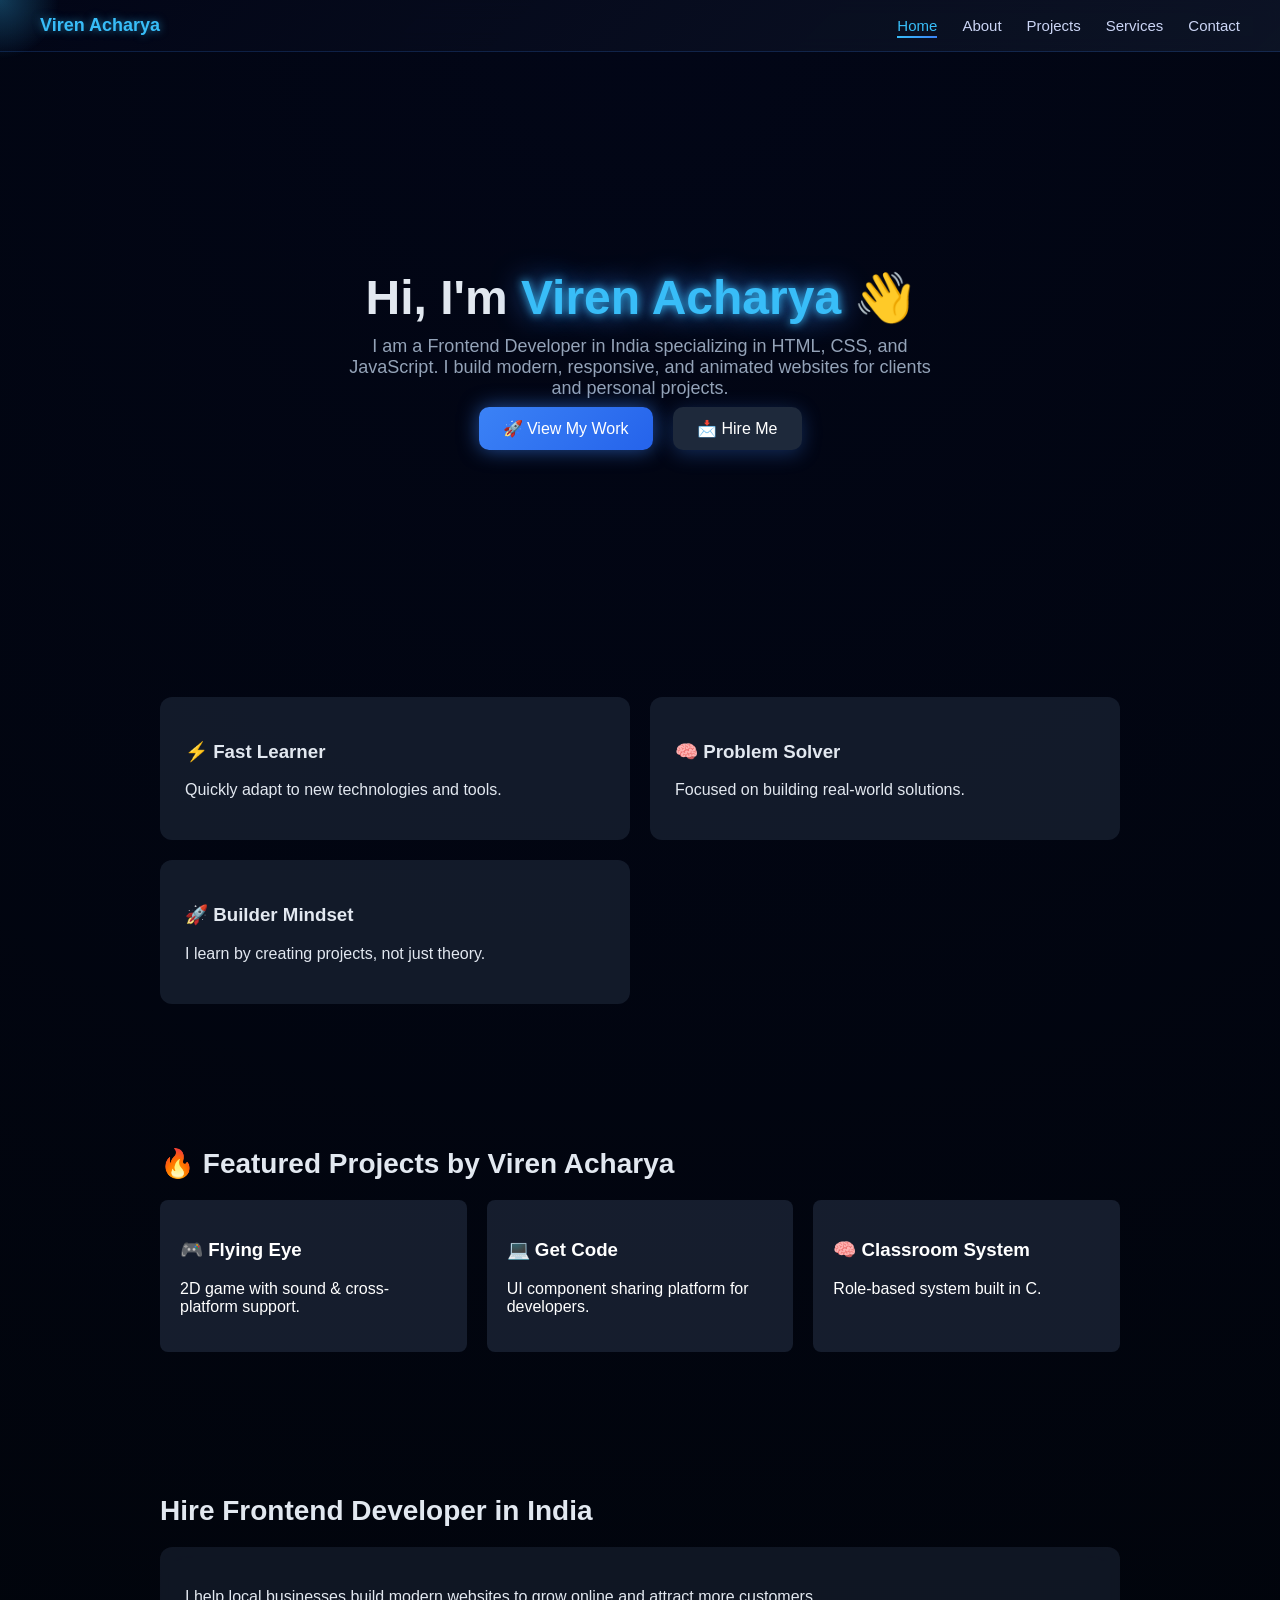
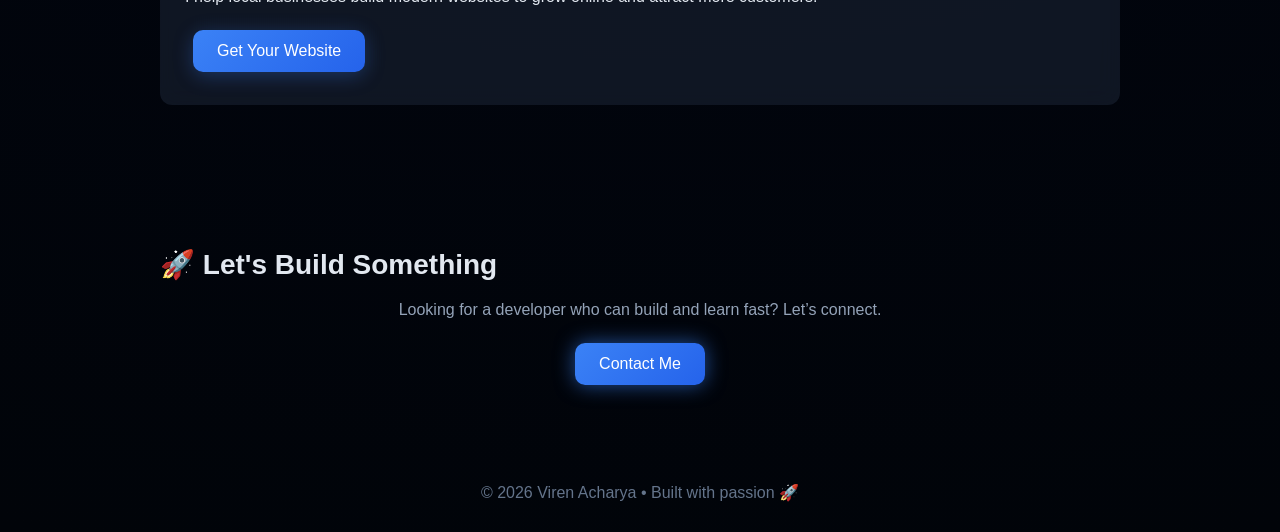
<file: index.html>
<!DOCTYPE html>
<html lang="en">
<head>
  <meta charset="UTF-8">
  <meta name="viewport" content="width=device-width, initial-scale=1.0">



  <link rel="icon" type="image/png" href="images/favicon.png">




  <!-- SEO TITLE -->
  <title>Viren Acharya | Frontend Developer India | Portfolio & Freelance Web Developer</title>

  <!-- SEO DESCRIPTION -->
  <meta name="description" content="Viren Acharya is a Frontend Developer in India specializing in HTML, CSS, JavaScript. Explore portfolio projects and hire for modern, responsive websites and web development services.">

  <!-- SEO KEYWORDS -->
  <meta name="keywords" content="Viren Acharya, frontend developer India, hire frontend developer, freelance web developer India, portfolio website, HTML CSS JavaScript developer, web developer India">

  <!-- AUTHOR -->
  <meta name="author" content="Viren Acharya">

  <link rel="sitemap" type="application/xml" title="Sitemap" href="/sitemap.xml">
  

  <!-- OPEN GRAPH (for WhatsApp / LinkedIn sharing) -->
  <meta property="og:title" content="Viren Acharya | Frontend Developer Portfolio">
<meta property="og:description" content="Explore projects and hire Viren Acharya for frontend development and modern website design.">
<meta property="og:type" content="website">


  <link rel="stylesheet" href="style.css">
</head>

<body>

<!-- NAV -->
<nav class="nav">

  <div class="logo">Viren Acharya</div>

  <!-- NEW: Hamburger -->
  <div class="hamburger" id="hamburger">
    <span></span>
    <span></span>
    <span></span>
  </div>

  <ul id="nav-links">
    <li><a href="index.html" class="active">Home</a></li>
    <li><a href="about.html">About</a></li>
    <li><a href="projects.html">Projects</a></li>
    <li><a href="services.html">Services</a></li>
    <li><a href="contact.html">Contact</a></li>
  </ul>
</nav>

<!-- HERO -->
<section class="hero main-hero">
  <div class="hero-content">
    <h1>
      Hi, I'm <span class="glow">Viren Acharya</span> 👋
    </h1>

   <p class="hero-sub">
      I am a Frontend Developer in India specializing in HTML, CSS, and JavaScript.
      I build modern, responsive, and animated websites for clients and personal projects.
    </p>

    <div class="buttons">
      <a href="projects.html" class="btn glow-btn">🚀 View My Work</a>
      <a href="contact.html" class="btn secondary">📩 Hire Me</a>
    </div>
  </div>
</section>

<!-- VALUE STRIP -->
<section class="section show">
  <div class="feature-grid">

    <div class="feature-card">
      <h3>⚡ Fast Learner</h3>
      <p>Quickly adapt to new technologies and tools.</p>
    </div>

    <div class="feature-card">
      <h3>🧠 Problem Solver</h3>
      <p>Focused on building real-world solutions.</p>
    </div>

    <div class="feature-card">
      <h3>🚀 Builder Mindset</h3>
      <p>I learn by creating projects, not just theory.</p>
    </div>

  </div>
</section>

<!-- FEATURED PROJECTS -->
<section class="section">
  <h2>🔥 Featured Projects by Viren Acharya</h2>

  <div class="project-grid">

    <a href="project-flying-eye.html" class="project-card">
      <h3>🎮 Flying Eye</h3>
      <p>2D game with sound & cross-platform support.</p>
    </a>

    <a href="project-ui.html" class="project-card">
      <h3>💻 Get Code</h3>
      <p>UI component sharing platform for developers.</p>
    </a>

    <a href="project-classroom.html" class="project-card">
      <h3>🧠 Classroom System</h3>
      <p>Role-based system built in C.</p>
    </a>

  </div>
</section>

<!-- SERVICES CTA -->
<section class="section">
  <h2>Hire Frontend Developer in India</h2>

  <div class="glass-card">
    <p>
      I help local businesses build modern websites to grow online 
      and attract more customers.
    </p>

    <a href="services.html" class="btn">Get Your Website</a>
  </div>
</section>

<!-- FINAL CTA -->
<section class="section">
  <h2>🚀 Let's Build Something</h2>

  <p style="text-align:center; color:#94a3b8;">
    Looking for a developer who can build and learn fast? Let’s connect.
  </p>

  <div style="text-align:center;">
    <a href="contact.html" class="btn glow-btn">Contact Me</a>
  </div>
</section>

<!-- FOOTER -->
<footer style="text-align:center;padding:30px;color:#64748b;">
  © 2026 Viren Acharya • Built with passion 🚀
</footer>
<script>
  document.addEventListener("DOMContentLoaded", () => {
  /* =====================================================
   CURSOR GLOW FOLLOW EFFECT 
===================================================== */

const cursorGlow = document.querySelector(".cursor-glow");

if (cursorGlow) {
  let mouseX = 0, mouseY = 0;
  let glowX = 0, glowY = 0;

  // Track mouse
  document.addEventListener("mousemove", (e) => {
    mouseX = e.clientX;
    mouseY = e.clientY;
  });

  // Smooth follow animation
  function animateGlow() {
    glowX += (mouseX - glowX) * 0.1;
    glowY += (mouseY - glowY) * 0.1;

    cursorGlow.style.left = glowX + "px";
    cursorGlow.style.top = glowY + "px";

    requestAnimationFrame(animateGlow);
  }

  animateGlow();
}
  const hamburger = document.getElementById("hamburger");
  const navLinks = document.getElementById("nav-links");

  if (hamburger && navLinks) {

  hamburger.addEventListener("click", () => {
    navLinks.classList.toggle("active");
    hamburger.classList.toggle("open"); 
  });

  document.querySelectorAll("#nav-links a").forEach(link => {
    link.addEventListener("click", () => {
      navLinks.classList.remove("active");
      hamburger.classList.remove("open"); 
    });
  });

}
});
</script>
<div class="cursor-glow"></div>
</body>
</html>
</file>
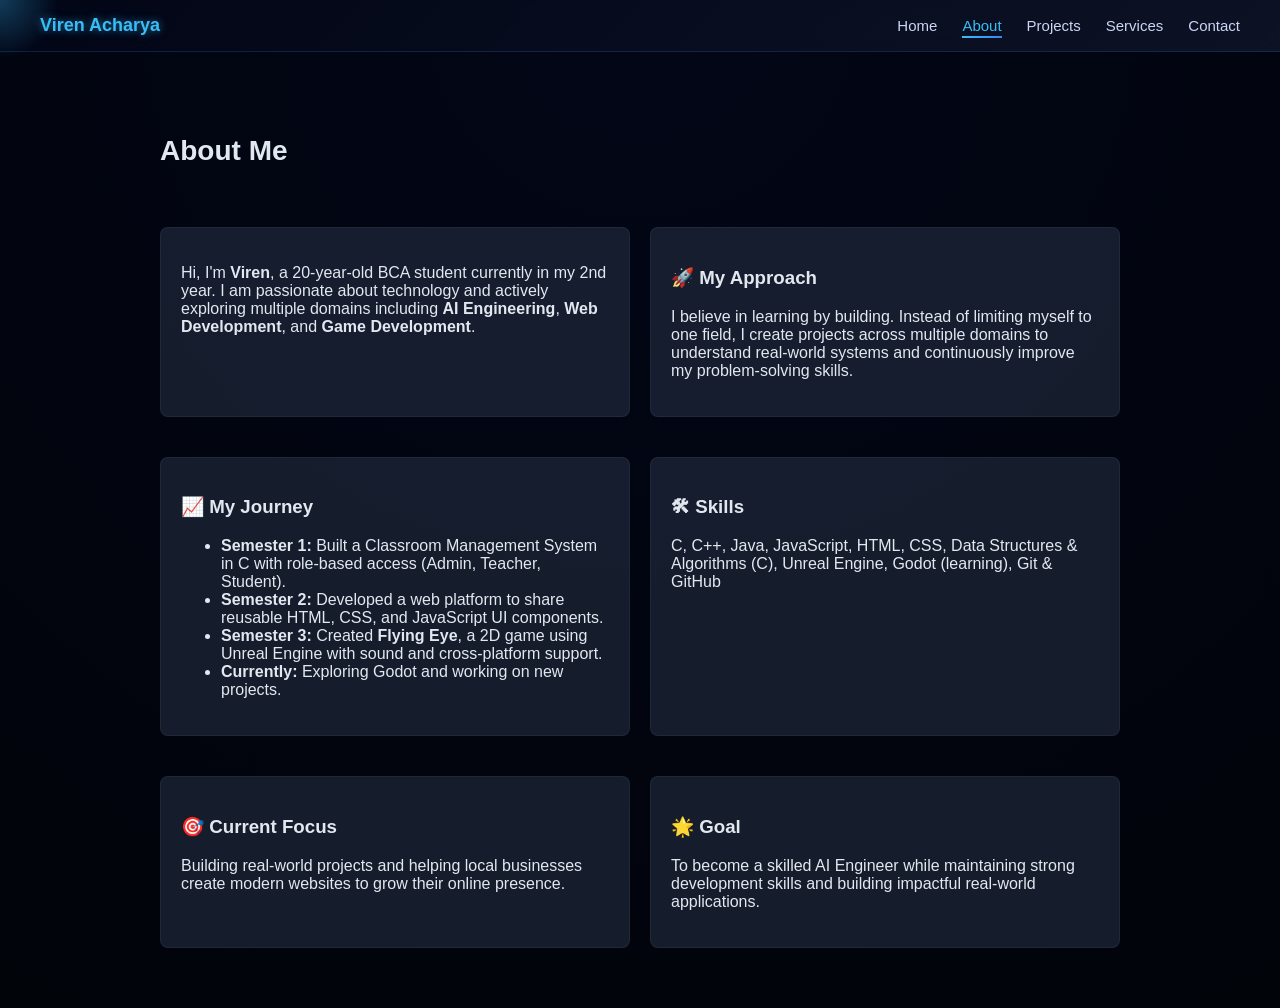
<file: about.html>
<!DOCTYPE html>
<html lang="en">
<head>
  <meta charset="UTF-8">
  <meta name="viewport" content="width=device-width, initial-scale=1.0">
  <title>About | Viren</title>
  <link rel="stylesheet" href="style.css">
</head>
<body>

<nav class="nav">
    <div class="logo">Viren Acharya</div>
    <!-- NEW: Hamburger -->
  <div class="hamburger" id="hamburger">
    <span></span>
    <span></span>
    <span></span>
  </div>
    <ul id="nav-links">
      <li><a href="index.html">Home</a></li>
      <li><a href="about.html" class="active">About</a></li>
      <li><a href="projects.html">Projects</a></li>
      <li><a href="services.html">Services</a></li>
      <li><a href="contact.html">Contact</a></li>
    </ul>
  </nav>


<section class="section about-page">
  <h2>About Me</h2>


 

  <div class="card">
    <p>
      Hi, I'm <strong>Viren</strong>, a 20-year-old BCA student currently in my 2nd year. I am passionate about technology and actively exploring multiple domains including <strong>AI Engineering</strong>, <strong>Web Development</strong>, and <strong>Game Development</strong>.
    </p>
  </div>

  <div class="card">
    <h3>🚀 My Approach</h3>
    <p>
      I believe in learning by building. Instead of limiting myself to one field, I create projects across multiple domains to understand real-world systems and continuously improve my problem-solving skills.
    </p>
  </div>

  <div class="card">
    <h3>📈 My Journey</h3>
    <ul>
      <li><strong>Semester 1:</strong> Built a Classroom Management System in C with role-based access (Admin, Teacher, Student).</li>
      <li><strong>Semester 2:</strong> Developed a web platform to share reusable HTML, CSS, and JavaScript UI components.</li>
      <li><strong>Semester 3:</strong> Created <strong>Flying Eye</strong>, a 2D game using Unreal Engine with sound and cross-platform support.</li>
      <li><strong>Currently:</strong> Exploring Godot and working on new projects.</li>
    </ul>
  </div>

  <div class="card">
    <h3>🛠 Skills</h3>
    <p>
      C, C++, Java, JavaScript, HTML, CSS, Data Structures & Algorithms (C), Unreal Engine, Godot (learning), Git & GitHub
    </p>
  </div>

  <div class="card">
    <h3>🎯 Current Focus</h3>
    <p>
      Building real-world projects and helping local businesses create modern websites to grow their online presence.
    </p>
  </div>

  <div class="card">
    <h3>🌟 Goal</h3>
    <p>
      To become a skilled AI Engineer while maintaining strong development skills and building impactful real-world applications.
    </p>
  </div>

</section>

<script>
  document.addEventListener("DOMContentLoaded", () => {
  /* =====================================================
   CURSOR GLOW FOLLOW EFFECT 
===================================================== */

const cursorGlow = document.querySelector(".cursor-glow");

if (cursorGlow) {
  let mouseX = 0, mouseY = 0;
  let glowX = 0, glowY = 0;

  // Track mouse
  document.addEventListener("mousemove", (e) => {
    mouseX = e.clientX;
    mouseY = e.clientY;
  });

  // Smooth follow animation
  function animateGlow() {
    glowX += (mouseX - glowX) * 0.1;
    glowY += (mouseY - glowY) * 0.1;

    cursorGlow.style.left = glowX + "px";
    cursorGlow.style.top = glowY + "px";

    requestAnimationFrame(animateGlow);
  }

  animateGlow();
}
  const hamburger = document.getElementById("hamburger");
  const navLinks = document.getElementById("nav-links");

 
  if (hamburger && navLinks) {

  hamburger.addEventListener("click", () => {
    navLinks.classList.toggle("active");
    hamburger.classList.toggle("open"); 
  });

  document.querySelectorAll("#nav-links a").forEach(link => {
    link.addEventListener("click", () => {
      navLinks.classList.remove("active");
      hamburger.classList.remove("open"); 
    });
  });

}
});
</script>
<div class="cursor-glow"></div>
</body>
</html>
</file>
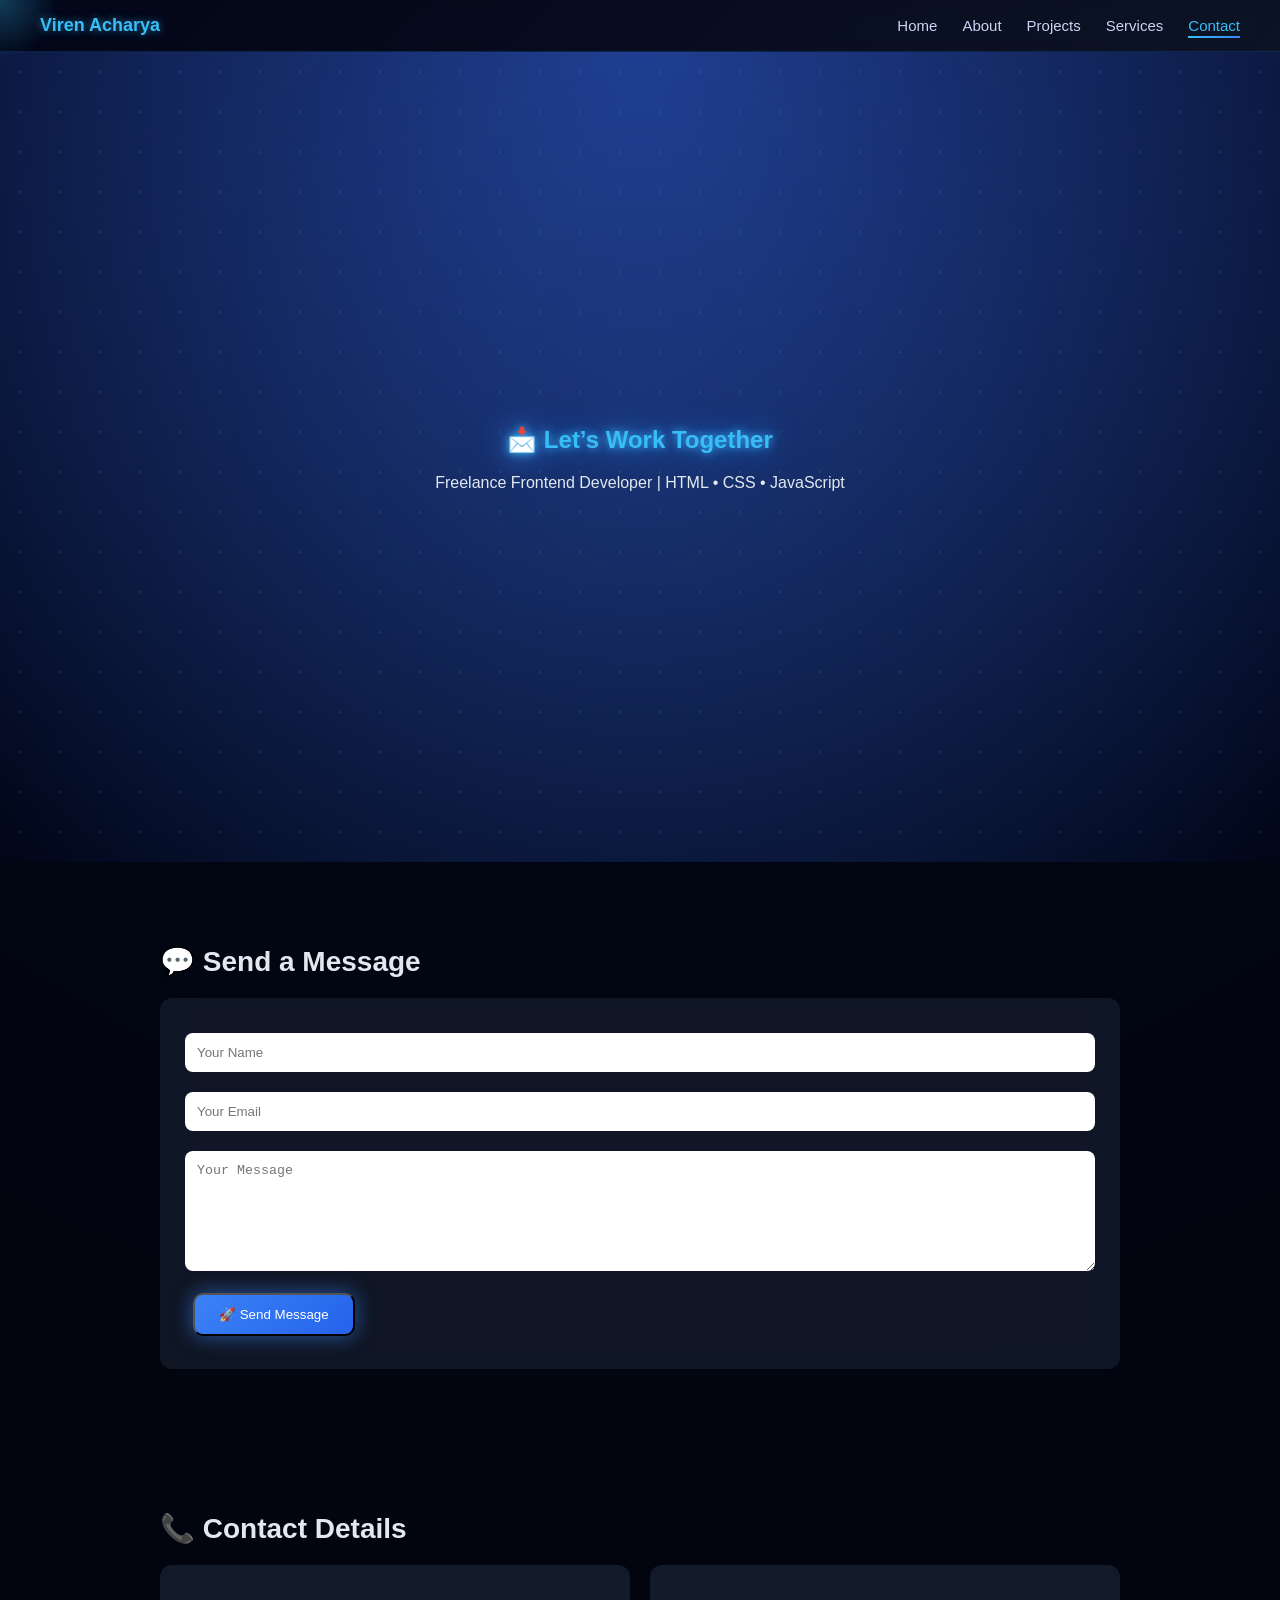
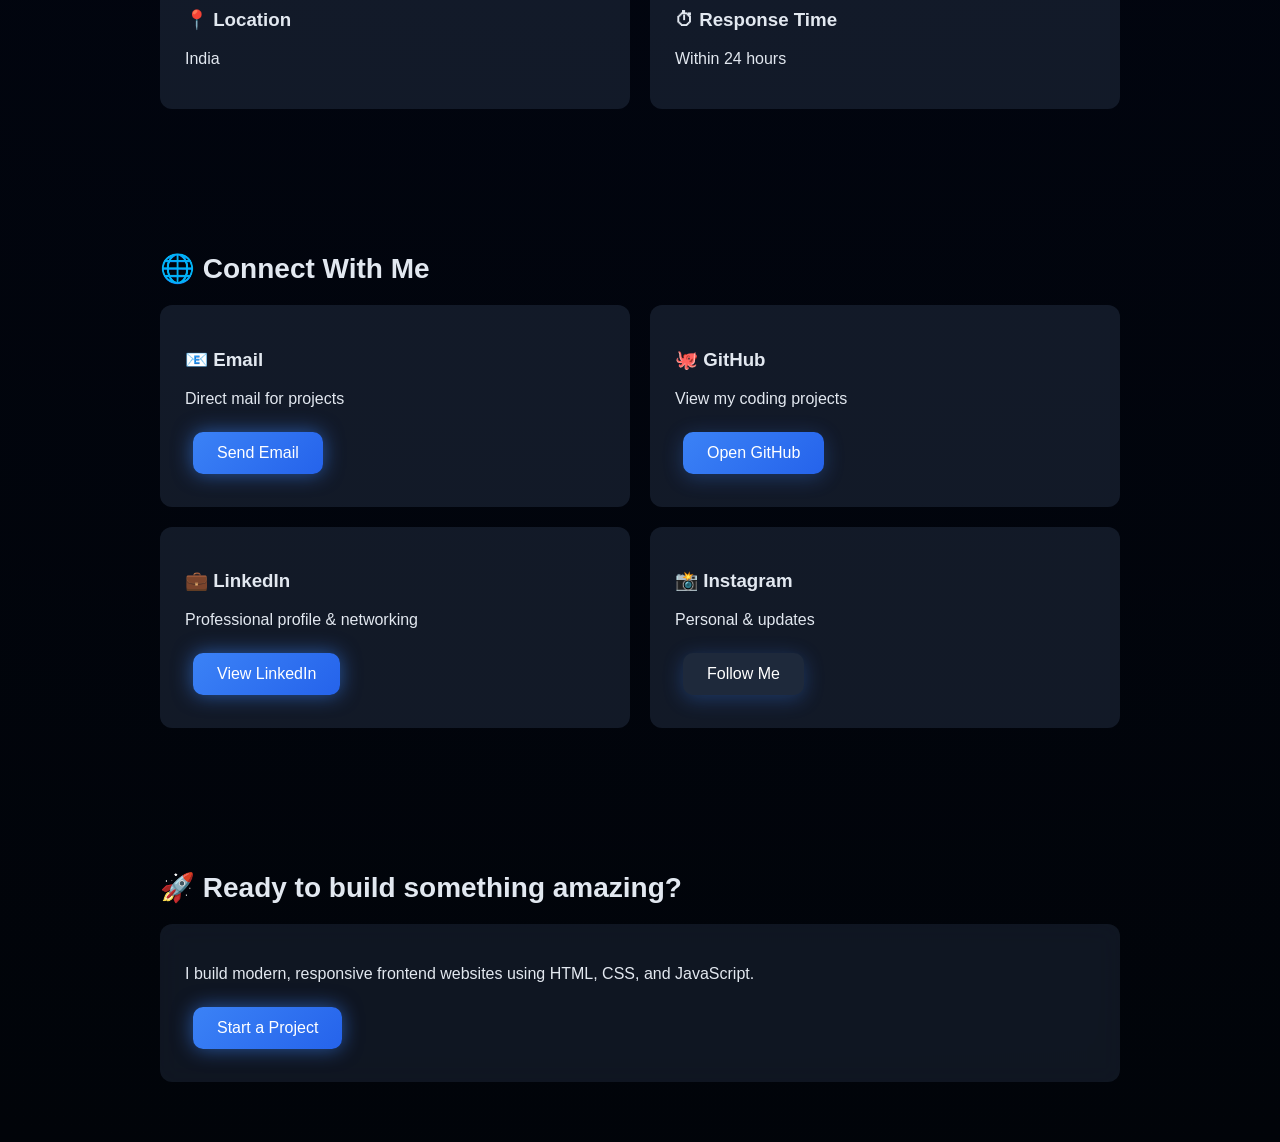
<file: contact.html>
<!DOCTYPE html>
<html lang="en">
<head>
  <meta charset="UTF-8">
  <meta name="viewport" content="width=device-width, initial-scale=1.0">
  <title>Contact | Viren Acharya</title>
  <link rel="stylesheet" href="style.css">
</head>

<body>

<!-- NAV -->
<nav class="nav">
  <div class="logo">Viren Acharya</div>
  <!-- NEW: Hamburger -->
  <div class="hamburger" id="hamburger">
    <span></span>
    <span></span>
    <span></span>
  </div>
  <ul id="nav-links">
    <li><a href="index.html">Home</a></li>
    <li><a href="about.html">About</a></li>
    <li><a href="projects.html">Projects</a></li>
    <li><a href="services.html">Services</a></li>
    <li><a href="contact.html" class="active">Contact</a></li>
  </ul>
</nav>

<!-- HERO -->
<section class="game-hero" id="hero">
  <div class="overlay"></div>
  <div class="particles"></div>

  <div class="hero-content">
    <h1 class="glow floating">📩 Let’s Work Together</h1>
    <p class="fade-in">Freelance Frontend Developer | HTML • CSS • JavaScript</p>
  </div>
</section>

<!-- CONTACT FORM -->
<section class="section hidden">
  <h2>💬 Send a Message</h2>

  <div class="glass-card">

    <form action="https://formsubmit.co/virenacharya99@gmail.com" method="POST">

      <!-- disable captcha -->
      <input type="hidden" name="_captcha" value="false">

      <!-- redirect after submit -->
      <input type="hidden" name="_next" value="https://virenacharya.github.io/viren-portfolio/contact.html">

      <!-- 🛡️ Honeypot (spam protection - hidden from users) -->
      <input type="text" name="_honey" style="display:none">

      <input type="text" name="name" placeholder="Your Name" required
        style="width:100%; padding:12px; margin:10px 0; border-radius:8px; border:none;">

      <input type="email" name="email" placeholder="Your Email" required
        style="width:100%; padding:12px; margin:10px 0; border-radius:8px; border:none;">

      <textarea name="message" placeholder="Your Message" required
        style="width:100%; padding:12px; margin:10px 0; border-radius:8px; border:none; height:120px;"></textarea>

      <button type="submit" class="btn glow-btn">🚀 Send Message</button>

    </form>

  </div>
</section>

<!-- CONTACT INFO -->
<section class="section hidden">
  <h2>📞 Contact Details</h2>

  <div class="feature-grid">
    
    <div class="feature-card">
      <h3>📍 Location</h3>
      <p>India</p>
    </div>

    <div class="feature-card">
      <h3>⏱ Response Time</h3>
      <p>Within 24 hours</p>
    </div>
  </div>
</section>



<!-- SOCIAL CONTACT LINKS -->
<section class="section hidden">
  <h2>🌐 Connect With Me</h2>

  <div class="feature-grid">

    <!-- EMAIL -->
    <div class="feature-card">
      <h3>📧 Email</h3>
      <p>Direct mail for projects</p>
      <a href="mailto:virenacharya99@gmail.com" class="btn glow-btn">Send Email</a>
    </div>

    <!-- GITHUB -->
    <div class="feature-card">
      <h3>🐙 GitHub</h3>
      <p>View my coding projects</p>
      <a href="https://github.com/virenacharya" target="_blank" class="btn">Open GitHub</a>
    </div>

    <!-- LINKEDIN -->
    <div class="feature-card">
      <h3>💼 LinkedIn</h3>
      <p>Professional profile & networking</p>
      <a href="https://linkedin.com/in/viren--acharya" target="_blank" class="btn glow-btn">View LinkedIn</a>
    </div>

    <!-- INSTAGRAM -->
    <div class="feature-card">
      <h3>📸 Instagram</h3>
      <p>Personal & updates</p>
      <a href="https://instagram.com/viren_acharya_" target="_blank" class="btn secondary">Follow Me</a>
    </div>

  </div>
</section>

<!-- CTA -->
<section class="section hidden">
  <h2>🚀 Ready to build something amazing?</h2>

  <div class="glass-card">
    <p>
      I build modern, responsive frontend websites using HTML, CSS, and JavaScript.
    </p>

    <a href="mailto:virenacharya99@gmail.com" class="btn glow-btn">Start a Project</a>
  </div>
</section>

<!-- CURSOR -->
<div class="cursor-glow"></div>

<script>
document.addEventListener("DOMContentLoaded", () => {

  /* ================= CURSOR GLOW ================= */
  const cursorGlow = document.querySelector(".cursor-glow");

  let mouseX = 0, mouseY = 0;
  let glowX = 0, glowY = 0;

  document.addEventListener("mousemove", (e) => {
    mouseX = e.clientX;
    mouseY = e.clientY;
  });

  function animateGlow() {
    glowX += (mouseX - glowX) * 0.1;
    glowY += (mouseY - glowY) * 0.1;

    cursorGlow.style.left = glowX + "px";
    cursorGlow.style.top = glowY + "px";

    requestAnimationFrame(animateGlow);
  }

  animateGlow();

  /* ================= SCROLL ANIMATION ================= */
  const observer = new IntersectionObserver(entries => {
    entries.forEach(entry => {
      if (entry.isIntersecting) {
        entry.target.classList.add("show");
      }
    });
  });

  document.querySelectorAll(".section").forEach(sec => {
    sec.classList.add("hidden");
    observer.observe(sec);
  });
  const hamburger = document.getElementById("hamburger");
  const navLinks = document.getElementById("nav-links");

 if (hamburger && navLinks) {

  hamburger.addEventListener("click", () => {
    navLinks.classList.toggle("active");
    hamburger.classList.toggle("open"); 
  });

  document.querySelectorAll("#nav-links a").forEach(link => {
    link.addEventListener("click", () => {
      navLinks.classList.remove("active");
      hamburger.classList.remove("open"); 
    });
  });

}
});
</script>

</body>
</html>
</file>
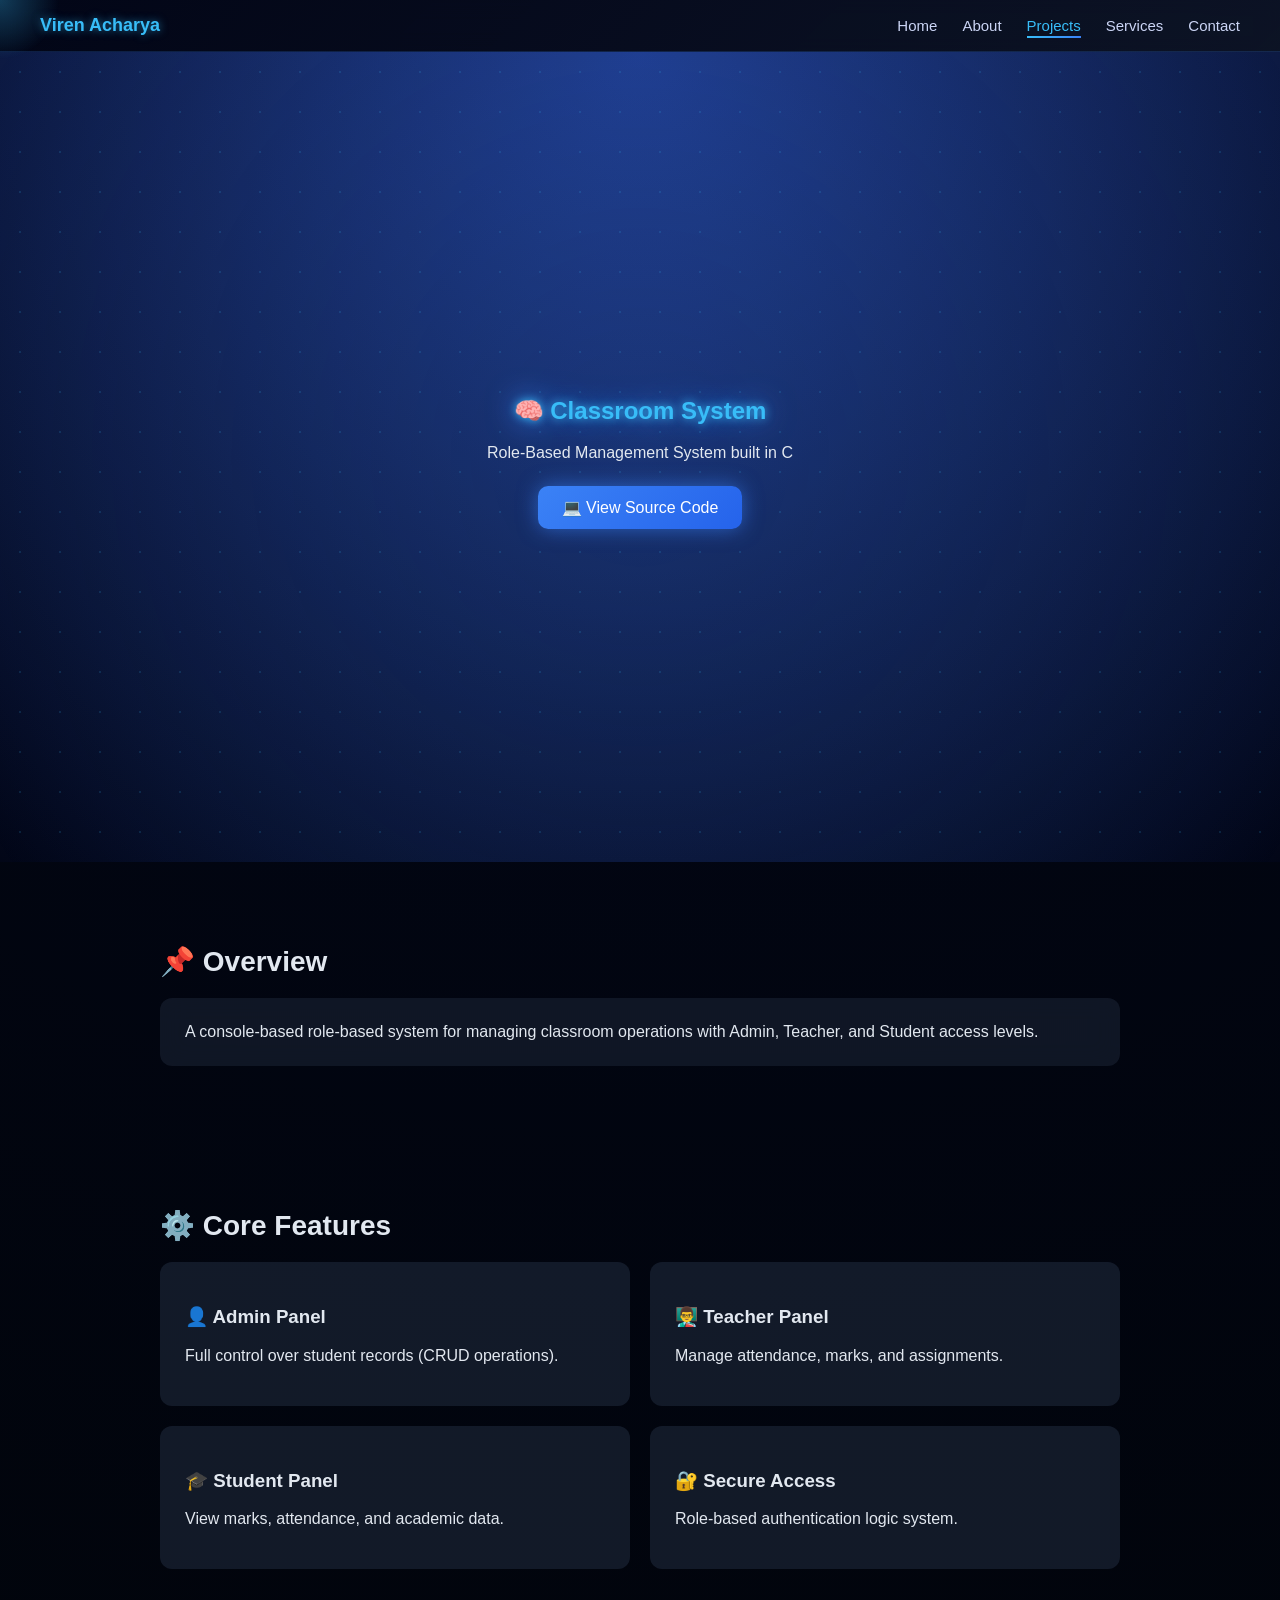
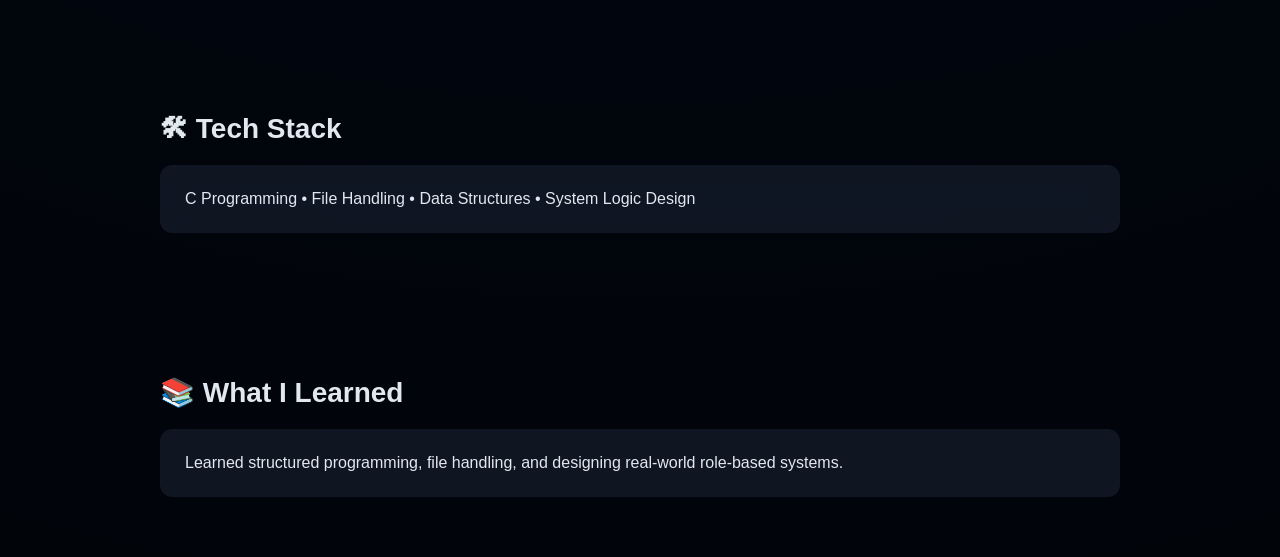
<file: project-classroom.html>
<!DOCTYPE html>
<html lang="en">
<head>
  <meta charset="UTF-8">
  <meta name="viewport" content="width=device-width, initial-scale=1.0">
  <title>Classroom System | Project</title>
  <link rel="stylesheet" href="style.css">
</head>

<body>

<nav class="nav">
  <div class="logo">Viren Acharya</div>
  <!-- NEW: Hamburger -->
  <div class="hamburger" id="hamburger">
    <span></span>
    <span></span>
    <span></span>
  </div>
  <ul id="nav-links">
    <li><a href="index.html">Home</a></li>
    <li><a href="about.html">About</a></li>
    <li><a href="projects.html" class="active">Projects</a></li>
    <li><a href="services.html">Services</a></li>
    <li><a href="contact.html">Contact</a></li>
  </ul>
</nav>

<!-- HERO -->
<section class="game-hero" id="hero">
  <div class="overlay"></div>
  <div class="particles"></div>

  <div class="hero-content">
    <h1 class="glow floating">🧠 Classroom System</h1>
    <p class="fade-in">Role-Based Management System built in C</p>

    <div class="buttons fade-in delay">
      <a href="https://github.com/virenAcharya/hackathon-proj" class="btn glow-btn">
        💻 View Source Code
      </a>
    </div>
  </div>
</section>

<!-- OVERVIEW -->
<section class="section hidden">
  <h2>📌 Overview</h2>

  <div class="glass-card">
    A console-based role-based system for managing classroom operations with Admin, Teacher, and Student access levels.
  </div>
</section>

<!-- FEATURES -->
<section class="section hidden">
  <h2>⚙️ Core Features</h2>

  <div class="feature-grid">

    <div class="feature-card">
      <h3>👤 Admin Panel</h3>
      <p>Full control over student records (CRUD operations).</p>
    </div>

    <div class="feature-card">
      <h3>👨‍🏫 Teacher Panel</h3>
      <p>Manage attendance, marks, and assignments.</p>
    </div>

    <div class="feature-card">
      <h3>🎓 Student Panel</h3>
      <p>View marks, attendance, and academic data.</p>
    </div>

    <div class="feature-card">
      <h3>🔐 Secure Access</h3>
      <p>Role-based authentication logic system.</p>
    </div>

  </div>
</section>




<!-- TECH -->
<section class="section hidden">
  <h2>🛠 Tech Stack</h2>

  <div class="glass-card">
    C Programming • File Handling • Data Structures • System Logic Design
  </div>
</section>

<!-- LEARNING -->
<section class="section hidden">
  <h2>📚 What I Learned</h2>

  <div class="glass-card">
    Learned structured programming, file handling, and designing real-world role-based systems.
  </div>
</section>


<script>
   document.addEventListener("DOMContentLoaded", () => {
  /* SCROLL ANIMATION */
const observer = new IntersectionObserver(entries => {
  entries.forEach(entry => {
    if (entry.isIntersecting) {
      entry.target.classList.add("show");
    }
  });
});

document.querySelectorAll(".section").forEach(sec => {
  sec.classList.add("hidden");
  observer.observe(sec);
});

/* =====================================================
   CURSOR GLOW FOLLOW EFFECT 
===================================================== */

const cursorGlow = document.querySelector(".cursor-glow");

if (cursorGlow) {
  let mouseX = 0, mouseY = 0;
  let glowX = 0, glowY = 0;

  // Track mouse
  document.addEventListener("mousemove", (e) => {
    mouseX = e.clientX;
    mouseY = e.clientY;
  });

  // Smooth follow animation
  function animateGlow() {
    glowX += (mouseX - glowX) * 0.1;
    glowY += (mouseY - glowY) * 0.1;

    cursorGlow.style.left = glowX + "px";
    cursorGlow.style.top = glowY + "px";

    requestAnimationFrame(animateGlow);
  }

  animateGlow();
}

  animateGlow();
  const hamburger = document.getElementById("hamburger");
  const navLinks = document.getElementById("nav-links");

  if (hamburger && navLinks) {

  hamburger.addEventListener("click", () => {
    navLinks.classList.toggle("active");
    hamburger.classList.toggle("open"); 
  });

  document.querySelectorAll("#nav-links a").forEach(link => {
    link.addEventListener("click", () => {
      navLinks.classList.remove("active");
      hamburger.classList.remove("open"); 
    });
  });

}
});
</script>
<div class="cursor-glow"></div>
</body>
</html>
</file>
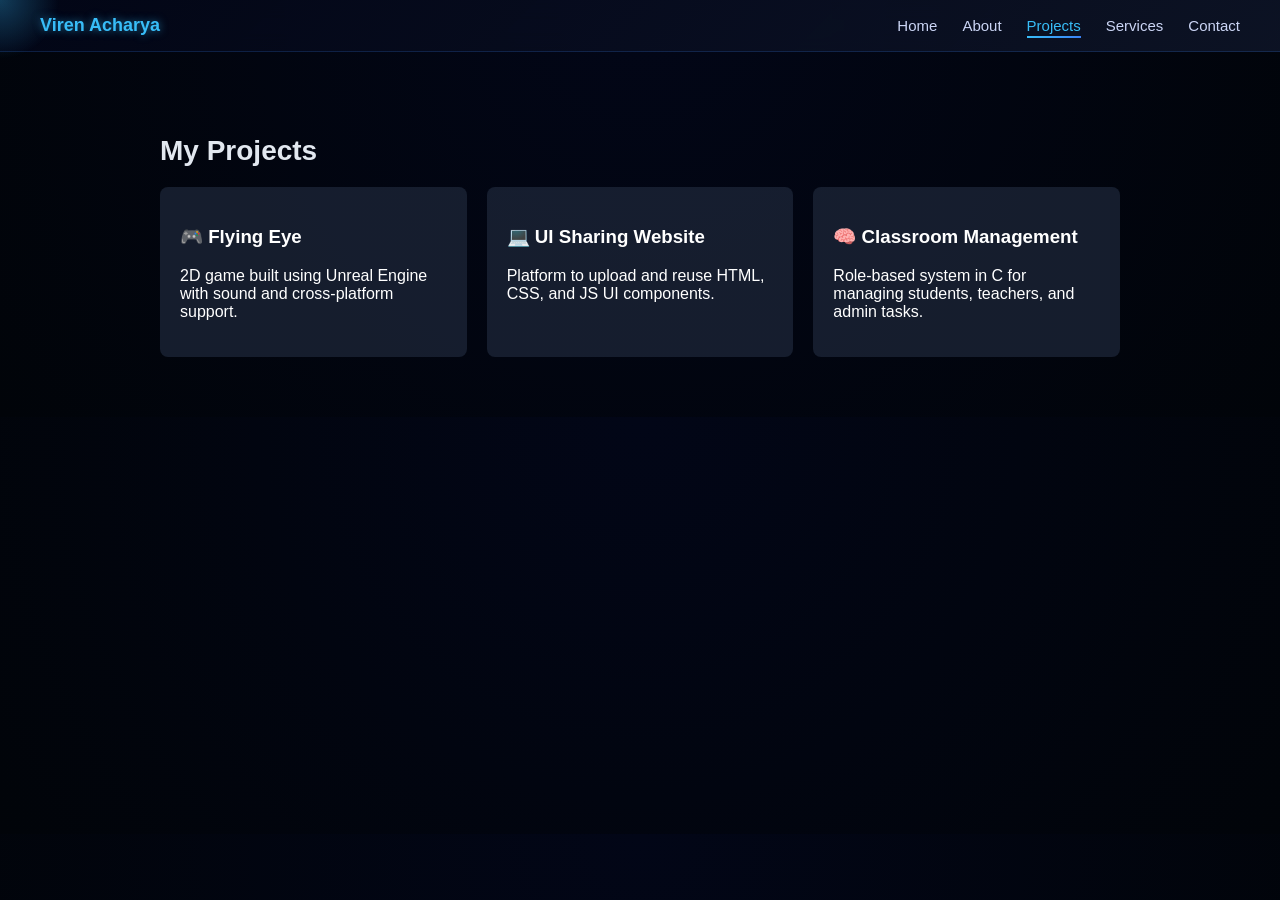
<file: projects.html>
<!DOCTYPE html>
<html lang="en">
<head>
  <meta charset="UTF-8">
  <meta name="viewport" content="width=device-width, initial-scale=1.0">
  <title>Projects | Viren</title>
  <link rel="stylesheet" href="style.css">
</head>

<body>

<nav class="nav">
    <div class="logo">Viren Acharya</div>
    <!-- NEW: Hamburger -->
  <div class="hamburger" id="hamburger">
    <span></span>
    <span></span>
    <span></span>
  </div>
    <ul id="nav-links">
      <li><a href="index.html">Home</a></li>
      <li><a href="about.html">About</a></li>
      <li><a href="projects.html" class="active">Projects</a></li>
      <li><a href="services.html">Services</a></li>
      <li><a href="contact.html">Contact</a></li>
    </ul>
  </nav>


<section class="section">
  <h2>My Projects</h2>

  <div class="project-grid">

    <!-- Project 1 -->
    <a href="project-flying-eye.html" class="project-card">
      <h3>🎮 Flying Eye</h3>
      <p>2D game built using Unreal Engine with sound and cross-platform support.</p>
    </a>

    <!-- Project 2 -->
    <a href="project-ui.html" class="project-card">
      <h3>💻 UI Sharing Website</h3>
      <p>Platform to upload and reuse HTML, CSS, and JS UI components.</p>
    </a>

    <!-- Project 3 -->
    <a href="project-classroom.html" class="project-card">
      <h3>🧠 Classroom Management</h3>
      <p>Role-based system in C for managing students, teachers, and admin tasks.</p>
    </a>

  </div>
</section>
<script>
  document.addEventListener("DOMContentLoaded", () => {
  /* =====================================================
   CURSOR GLOW FOLLOW EFFECT 
===================================================== */

const cursorGlow = document.querySelector(".cursor-glow");

if (cursorGlow) {
  let mouseX = 0, mouseY = 0;
  let glowX = 0, glowY = 0;

  // Track mouse
  document.addEventListener("mousemove", (e) => {
    mouseX = e.clientX;
    mouseY = e.clientY;
  });

  // Smooth follow animation
  function animateGlow() {
    glowX += (mouseX - glowX) * 0.1;
    glowY += (mouseY - glowY) * 0.1;

    cursorGlow.style.left = glowX + "px";
    cursorGlow.style.top = glowY + "px";

    requestAnimationFrame(animateGlow);
  }

  animateGlow();
}
  const hamburger = document.getElementById("hamburger");
  const navLinks = document.getElementById("nav-links");

 if (hamburger && navLinks) {

  hamburger.addEventListener("click", () => {
    navLinks.classList.toggle("active");
    hamburger.classList.toggle("open"); 
  });

  document.querySelectorAll("#nav-links a").forEach(link => {
    link.addEventListener("click", () => {
      navLinks.classList.remove("active");
      hamburger.classList.remove("open"); 
    });
  });

}
});
</script>
<div class="cursor-glow"></div>
</body>
</html>
</file>
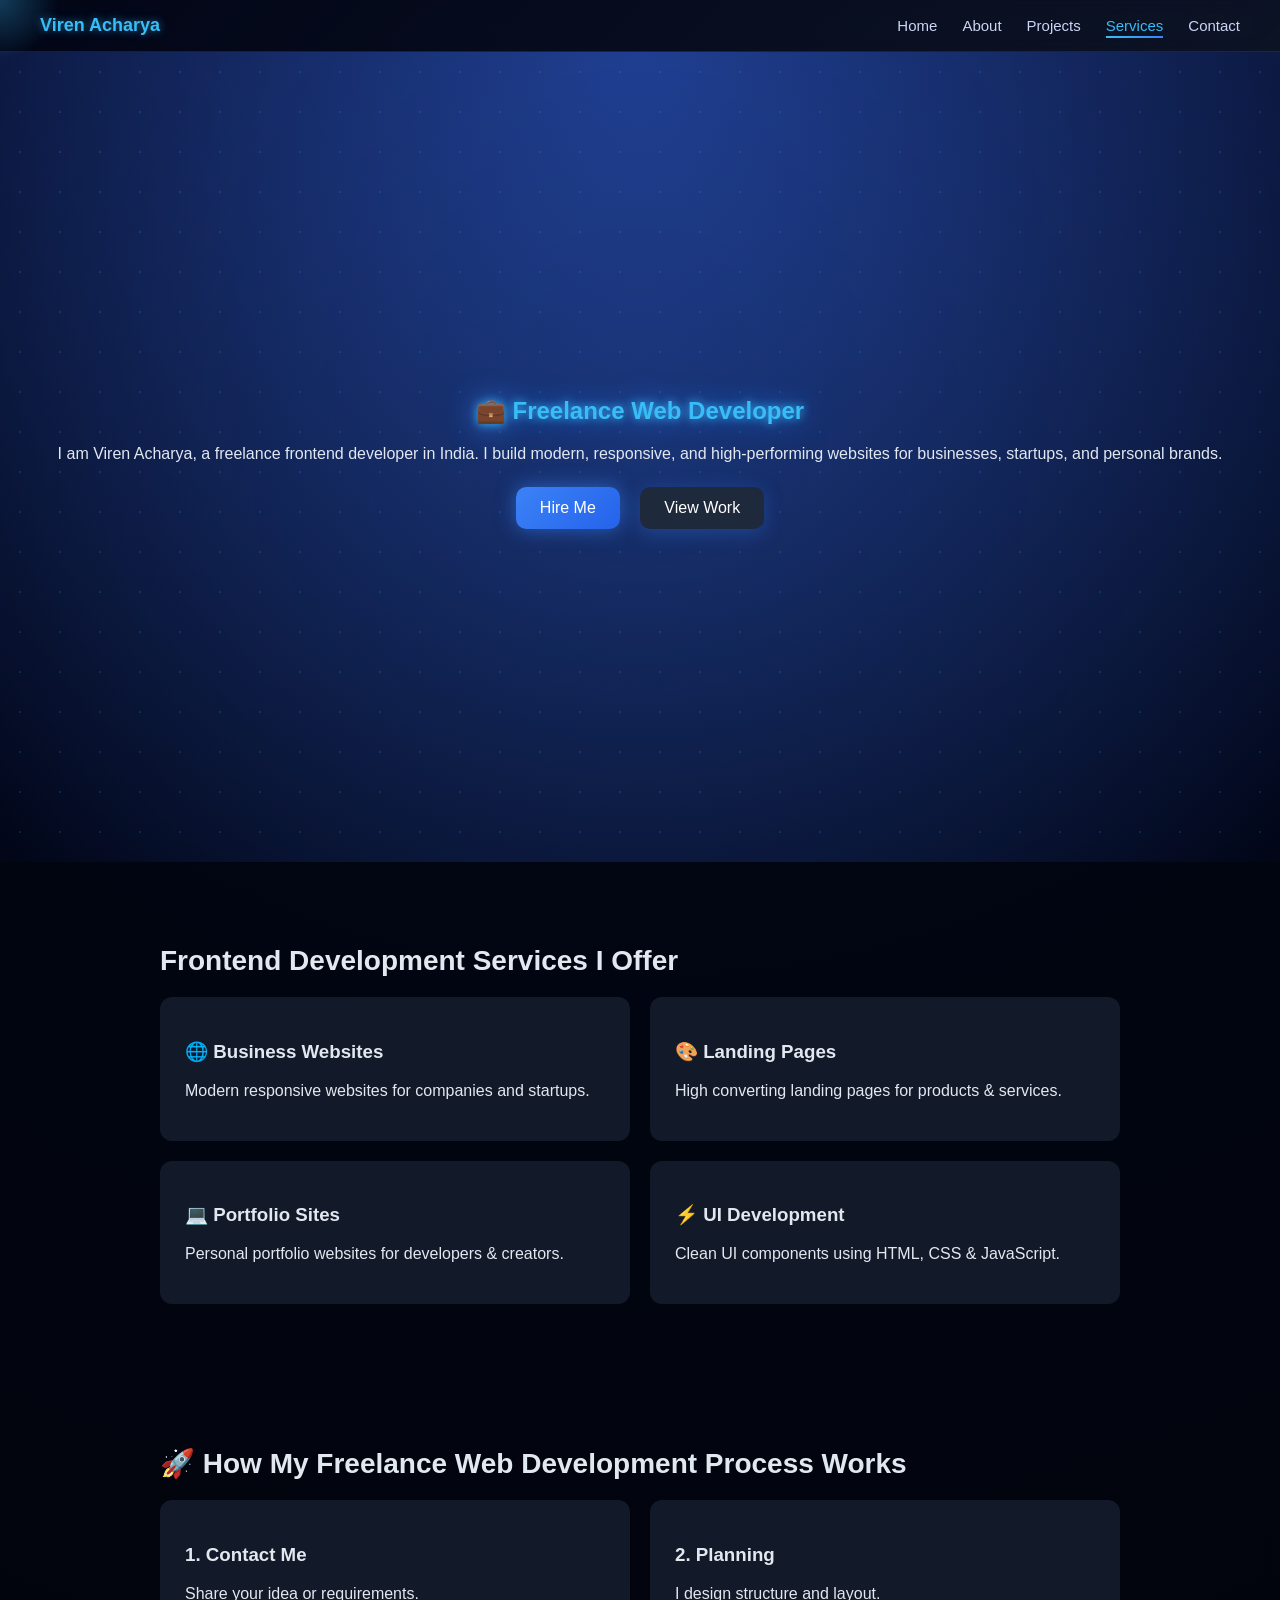
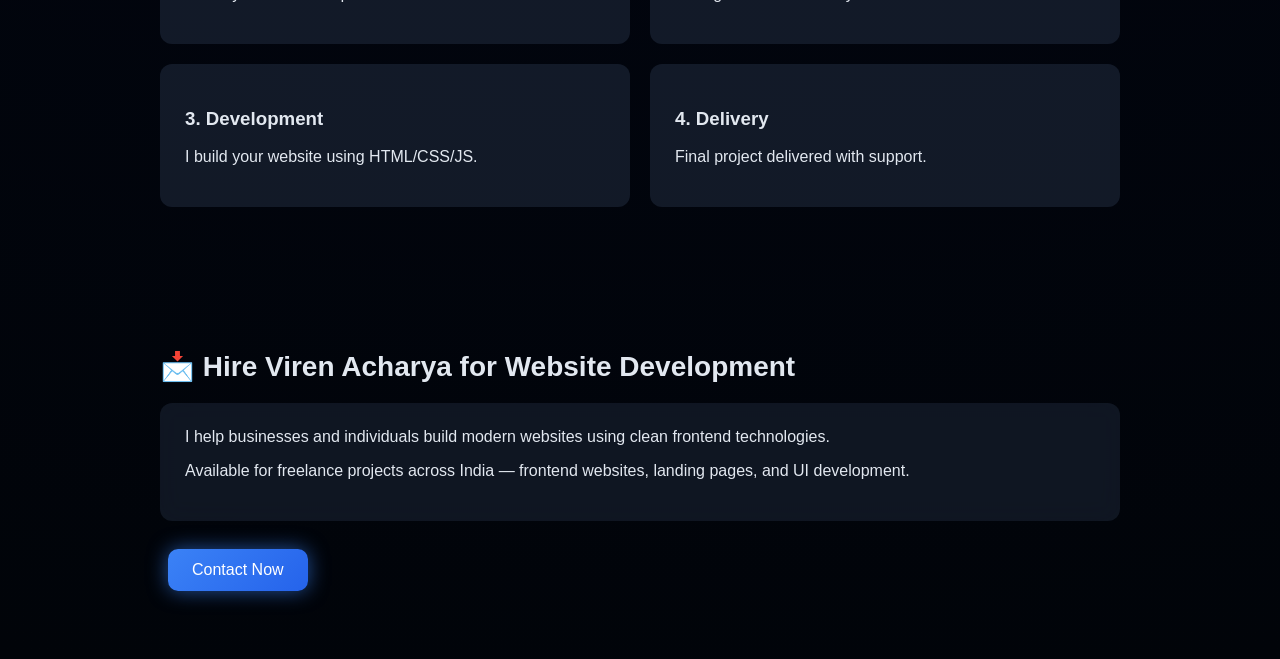
<file: services.html>
<!DOCTYPE html>
<html lang="en">
<head>
  <meta charset="UTF-8">
  <meta name="viewport" content="width=device-width, initial-scale=1.0">

  <!-- seo meta description -->
  <meta name="description" content="Hire Viren Acharya, a freelance frontend developer in India. I build modern, responsive websites, landing pages, and business websites using HTML, CSS, and JavaScript.">

  <!-- seo meta author -->
  <meta name="author" content="Viren Acharya">

  <!-- seo meta keywords -->
  <meta name="keywords" content="hire frontend developer India, freelance web developer India, website developer services, landing page developer, business website India, Viren Acharya developer">

  <meta property="og:title" content="Hire Freelance Frontend Developer | Viren Acharya">
<meta property="og:description" content="Modern websites, landing pages & UI development services in India.">
<meta property="og:type" content="website">



  <title>Hire Freelance Frontend Developer in India | Viren Acharya Web Services</title>
  <link rel="stylesheet" href="style.css">
</head>

<body>

<!-- NAV -->
<nav class="nav">
  <div class="logo">Viren Acharya</div>
  <!-- NEW: Hamburger -->
  <div class="hamburger" id="hamburger">
    <span></span>
    <span></span>
    <span></span>
  </div>
  <ul id="nav-links">
    <li><a href="index.html">Home</a></li>
    <li><a href="about.html">About</a></li>
    <li><a href="projects.html">Projects</a></li>
    <li><a href="services.html" class="active">Services</a></li>
    <li><a href="contact.html">Contact</a></li>
  </ul>
</nav>

<!-- HERO -->
<section class="game-hero" id="hero">
  <div class="overlay"></div>
  <div class="particles"></div>

  <div class="hero-content">
    <h1 class="glow floating">💼 Freelance Web Developer</h1>
   <p class="fade-in">
I am Viren Acharya, a freelance frontend developer in India. I build modern, responsive, and high-performing websites for businesses, startups, and personal brands.
</p>

    <div class="buttons fade-in delay">
      <a href="contact.html" class="btn glow-btn">Hire Me</a>
      <a href="projects.html" class="btn secondary">View Work</a>
    </div>
  </div>
</section>

<!-- SERVICES -->
<section class="section hidden">
  <h2>Frontend Development Services I Offer</h2>

  <div class="feature-grid">

    <div class="feature-card">
      <h3>🌐 Business Websites</h3>
      <p>Modern responsive websites for companies and startups.</p>
    </div>

    <div class="feature-card">
      <h3>🎨 Landing Pages</h3>
      <p>High converting landing pages for products & services.</p>
    </div>

    <div class="feature-card">
      <h3>💻 Portfolio Sites</h3>
      <p>Personal portfolio websites for developers & creators.</p>
    </div>

    <div class="feature-card">
      <h3>⚡ UI Development</h3>
      <p>Clean UI components using HTML, CSS & JavaScript.</p>
    </div>

  </div>
</section>

  
</section>

<!-- WORK PROCESS -->
<section class="section hidden">
  <h2>🚀 How My Freelance Web Development Process Works</h2>

  <div class="feature-grid">

    <div class="feature-card">
      <h3>1. Contact Me</h3>
      <p>Share your idea or requirements.</p>
    </div>

    <div class="feature-card">
      <h3>2. Planning</h3>
      <p>I design structure and layout.</p>
    </div>

    <div class="feature-card">
      <h3>3. Development</h3>
      <p>I build your website using HTML/CSS/JS.</p>
    </div>

    <div class="feature-card">
      <h3>4. Delivery</h3>
      <p>Final project delivered with support.</p>
    </div>

  </div>
</section>

<!-- CTA -->
<section class="section hidden">
  <h2>📩 Hire Viren Acharya for Website Development</h2>

  <div class="glass-card">
    I help businesses and individuals build modern websites using clean frontend technologies.
    <p>
Available for freelance projects across India — frontend websites, landing pages, and UI development.
</p>
  </div>



  <div style="margin-top:20px;">
    <a href="contact.html" class="btn glow-btn">Contact Now</a>
  </div>
</section>

<!-- CURSOR -->
<div class="cursor-glow"></div>

<script>
document.addEventListener("DOMContentLoaded", () => {

/* ================= CURSOR ================= */
const cursorGlow = document.querySelector(".cursor-glow");

if (cursorGlow) {
  let mouseX = 0, mouseY = 0;
  let glowX = 0, glowY = 0;

  document.addEventListener("mousemove", (e) => {
    mouseX = e.clientX;
    mouseY = e.clientY;
  });

  function animateGlow() {
    glowX += (mouseX - glowX) * 0.1;
    glowY += (mouseY - glowY) * 0.1;

    cursorGlow.style.left = glowX + "px";
    cursorGlow.style.top = glowY + "px";

    requestAnimationFrame(animateGlow);
  }

  animateGlow();
}

/* ================= SCROLL ANIMATION ================= */
const observer = new IntersectionObserver(entries => {
  entries.forEach(entry => {
    if (entry.isIntersecting) {
      entry.target.classList.add("show");
    }
  });
});

document.querySelectorAll(".section").forEach(sec => {
  sec.classList.add("hidden");
  observer.observe(sec);
});
  const hamburger = document.getElementById("hamburger");
  const navLinks = document.getElementById("nav-links");

 if (hamburger && navLinks) {

  hamburger.addEventListener("click", () => {
    navLinks.classList.toggle("active");
    hamburger.classList.toggle("open"); 
  });

  document.querySelectorAll("#nav-links a").forEach(link => {
    link.addEventListener("click", () => {
      navLinks.classList.remove("active");
      hamburger.classList.remove("open"); 
    });
  });

}
});
</script>

</body>
</html>
</file>
<file: style.css>
/* =====================================================
   RESET & GLOBAL (FIXED)
===================================================== */
* {
  box-sizing: border-box;
}

html {
  scroll-behavior: smooth;
}

body {
  margin: 0;
  overflow-x: hidden; /* FIX: removes horizontal scroll */
  font-family: 'Segoe UI', Tahoma, Geneva, Verdana, sans-serif;
  background: radial-gradient(circle at top, #020617, #010409);
  color: #e2e8f0;
}

/* =====================================================
   NAVBAR
===================================================== */
.nav {
  display: flex;
  justify-content: space-between;
  align-items: center;
  padding: 15px 40px;

  background: linear-gradient(135deg, rgba(2,6,23,0.9), rgba(15,23,42,0.8));
  backdrop-filter: blur(10px);

  border-bottom: 1px solid rgba(59,130,246,0.2);

  position: sticky;
  top: 0;
  z-index: 1000;
}

.logo {
  font-weight: bold;
  font-size: 18px;
  color: #38bdf8;
  text-shadow: 0 0 8px rgba(56,189,248,0.6);
}

.nav ul {
  display: flex;
  gap: 25px;
  list-style: none; /* FIX */
  margin: 0; /* FIX */
  padding: 0; /* FIX */
}

.nav a {
  color: #cbd5f5;
  text-decoration: none;
  font-size: 15px;
  position: relative;
  display: inline-block; /* FIX */
  transition: 0.3s;
}

/* underline animation */
.nav a::after {
  content: '';
  position: absolute;
  width: 0%;
  height: 2px;
  background: linear-gradient(90deg, #38bdf8, #3b82f6);
  left: 0;
  bottom: -4px;
  transition: 0.3s;
}

.nav a:hover::after,
.nav a.active::after {
  width: 100%;
}

.nav a:hover,
.nav a.active {
  color: #38bdf8;
}

/* =====================================================
   HERO
===================================================== */
.hero {
  text-align: center;
  padding: 100px 20px;
}

.hero-content {
  position: relative;
  z-index: 2;
}

.main-hero {
  height: 65vh;
  display: flex;
  justify-content: center;
  align-items: center;
}

.hero h1 {
  font-size: 48px;
  margin-bottom: 10px;
  animation: slideUp 0.8s ease;
}

.hero p {
  color: #94a3b8;
  font-size: 18px;
}

.hero-sub {
  max-width: 600px;
  margin: auto;
}

/* =====================================================
   BUTTONS
===================================================== */
.btn {
  background: linear-gradient(135deg, #3b82f6, #2563eb);
  padding: 12px 24px;
  border-radius: 10px;
  color: white;
  text-decoration: none;
  margin: 8px;
  display: inline-block;
  transition: 0.3s;
  box-shadow: 0 4px 20px rgba(59,130,246,0.3);
}

.btn:hover {
  transform: translateY(-2px);
  box-shadow: 0 6px 25px rgba(59,130,246,0.5);
}

.secondary {
  background: #1e293b;
}

.secondary:hover {
  background: #334155;
}

.glow-btn {
  box-shadow: 0 0 20px rgba(59,130,246,0.6);
}

/* =====================================================
   SECTIONS
===================================================== */
.section {
  padding: 60px 20px;
  max-width: 1000px;
  margin: auto;
  animation: fadeIn 0.8s ease;
}

.section h2 {
  font-size: 28px;
  margin-bottom: 20px;
}

/* =====================================================
   CARD
===================================================== */
.card {
  background: rgba(30, 41, 59, 0.7);
  padding: 20px;
  margin-top: 20px;
  border-radius: 8px;
  border: 1px solid rgba(255, 255, 255, 0.05);
  transition: 0.3s;
}

.card:hover {
  transform: translateY(-4px);
  border-color: #3b82f6;
  box-shadow: 0 10px 25px rgba(59,130,246,0.25);
}

/* =====================================================
   ABOUT PAGE (WITH IMAGE SUPPORT 🔥)
===================================================== */
.about-page {
  display: grid;
  grid-template-columns: repeat(2, 1fr); /* 2 columns */
  gap: 20px;
}

/* Make heading full width */
.about-page h2 {
  grid-column: span 2;
}

/* Mobile responsive */
@media (max-width: 768px) {
  .about-page {
    grid-template-columns: 1fr; /* 1 column on mobile */
  }

  .about-page h2 {
    grid-column: span 1;
  }
}

/* =====================================================
   PROJECT GRID
===================================================== */
.project-grid {
  display: grid;
  grid-template-columns: repeat(auto-fit, minmax(250px, 1fr));
  gap: 20px;
}

.project-card {
  display: block;
  background: rgba(30, 41, 59, 0.7);
  padding: 20px;
  border-radius: 8px;
  text-decoration: none;
  color: white;
  transition: 0.3s;
}

.project-card:hover {
  transform: translateY(-5px);
  border-color: #3b82f6;
  box-shadow: 0 10px 30px rgba(0,0,0,0.5);
}

.project-img {
  width: 100%;
  border-radius: 8px;
  margin-bottom: 10px;
}

/* =====================================================
   IMAGE GRID (PROJECT SCREENSHOTS)
===================================================== */
.image-grid {
  display: grid;
  grid-template-columns: repeat(auto-fit, minmax(250px, 1fr));
  gap: 20px;
}

.image-grid img {
  width: 100%;
  border-radius: 12px;
  transition: 0.3s;
  cursor: pointer;
}

.image-grid img:hover {
  transform: scale(1.05);
  box-shadow: 0 10px 40px rgba(59,130,246,0.3);
}

/* =====================================================
   GAME HERO FIX (IMPORTANT)
===================================================== */
.game-hero {
  position: relative;
  height: 90vh;
  display: flex;
  justify-content: center;
  align-items: center;
  text-align: center;
  background: radial-gradient(circle at top, #1e3a8a, #020617);
  overflow: hidden; /* FIX */
}

.overlay {
  position: absolute;
  width: 100%; /* FIXED from 200% */
  height: 100%;
  background: radial-gradient(circle, rgba(59,130,246,0.15), transparent);
  animation: moveGlow 8s linear infinite;
   pointer-events: none;
}

.glow {
  color: #38bdf8;
  text-shadow: 0 0 10px #38bdf8, 0 0 30px #3b82f6;
}

/* =====================================================
   FEATURE GRID
===================================================== */

.feature-card {
  background: rgba(30,41,59,0.6);
  padding: 25px;
  border-radius: 12px;
  transition: 0.3s;
}

.feature-card:hover {
  transform: translateY(-6px);
  box-shadow: 0 10px 40px rgba(59,130,246,0.3);
}

/* =====================================================
   GLASS CARD
===================================================== */
.glass-card {
  background: rgba(30,41,59,0.5);
  padding: 25px;
  border-radius: 12px;
  backdrop-filter: blur(12px);
}

/* =====================================================
   SYSTEM PAGE
===================================================== */
.system-grid {
  display: grid;
  grid-template-columns: repeat(auto-fit, minmax(220px, 1fr));
  gap: 20px;
}

.system-card {
  background: rgba(15, 23, 42, 0.9);
  padding: 20px;
  border-left: 4px solid #3b82f6;
}

/* =====================================================
   ANIMATIONS
===================================================== */
@keyframes fadeIn {
  from { opacity: 0; transform: translateY(15px); }
  to { opacity: 1; transform: translateY(0); }
}

@keyframes slideUp {
  from { opacity: 0; transform: translateY(30px); }
  to { opacity: 1; transform: translateY(0); }
}

@keyframes moveGlow {
  0% { transform: translate(-5%, -5%); }
  50% { transform: translate(5%, 5%); }
  100% { transform: translate(-5%, -5%); }
}


/* ================= IMAGE POPUP ================= */
.image-popup {
  position: fixed;
  inset: 0; /* cleaner than top/left/width/height */

  background: rgba(2,6,23,0.9);
  backdrop-filter: blur(10px);

  display: flex;
  justify-content: center;
  align-items: center;

  opacity: 0;
  visibility: hidden;

  pointer-events: none; /* IMPORTANT */

  z-index: 2000;
  transition: opacity 0.3s ease;
}

.image-popup.active {
  opacity: 1;
  visibility: visible;
  pointer-events: auto; /* only clickable when open */
}

/* IMAGE */
.image-popup img {
  max-width: 80%;
  max-height: 80%;
  border-radius: 12px;

  transform: scale(0.8);
  transition: transform 0.3s ease;
}

.image-popup.active img {
  transform: scale(1);
}

/* CLOSE BUTTON */
.close-btn {
  position: absolute;
  top: 20px;
  right: 30px;
  font-size: 40px;
  color: white;
  cursor: pointer;
  z-index: 2100; /* ensure above image */
}

/* ================= PARTICLES ================= */
.particles {
  position: absolute;
  inset: 0;
  background-image: radial-gradient(#38bdf8 1px, transparent 1px);
  background-size: 40px 40px;
  opacity: 0.15;
  animation: moveParticles 20s linear infinite;
  pointer-events: none;
}

/* ================= FLOATING HERO ================= */
.floating {
  animation: float 4s ease-in-out infinite;
}

@keyframes float {
  0%,100% { transform: translateY(0); }
  50% { transform: translateY(-10px); }
}

/* ================= FADE IN ================= */
.fade-in {
  opacity: 0;
  transform: translateY(20px);
  animation: fadeUp 1s ease forwards;
}

.fade-in.delay {
  animation-delay: 0.5s;
}

@keyframes fadeUp {
  to {
    opacity: 1;
    transform: translateY(0);
  }
}

/* ================= PARTICLE MOVE ================= */
@keyframes moveParticles {
  from { background-position: 0 0; }
  to { background-position: 200px 200px; }
}

/* ================= IMAGE CINEMATIC HOVER ================= */
/* .image-grid img {
  transition: 0.4s ease;
  filter: brightness(0.8);
}

.image-grid img:hover {
  transform: scale(1.08);
  filter: brightness(1.1);
  box-shadow: 0 20px 60px rgba(59,130,246,0.4);
} */

/* ================= BUTTON GLOW PULSE ================= */
/* .glow-btn {
  animation: pulseGlow 2s infinite;
} */

@keyframes pulseGlow {
  0% { box-shadow: 0 0 10px rgba(59,130,246,0.5); }
  50% { box-shadow: 0 0 30px rgba(59,130,246,0.9); }
  100% { box-shadow: 0 0 10px rgba(59,130,246,0.5); }
}

.hidden {
  opacity: 0;
  transform: translateY(40px);
  transition: 0.6s ease;
}

.show {
  opacity: 1;
  transform: translateY(0);
}

.overlay,
.particles {
  transition: transform 0.2s ease-out;
  will-change: transform;
}

.cursor-glow {
  position: fixed;
  width: 120px;
  height: 120px;
  border-radius: 50%;
  background: radial-gradient(circle, rgba(56,189,248,0.3), transparent 70%);
  
  pointer-events: none; /* ✅ THIS FIXES EVERYTHING */
  
  transform: translate(-50%, -50%);
  z-index: 3000;
}

.ripple {
  position: absolute;
  border-radius: 50%;
  background: rgba(255,255,255,0.4);
  transform: scale(0);
  animation: rippleAnim 0.6s linear;
}

@keyframes rippleAnim {
  to {
    transform: scale(4);
    opacity: 0;
  }
}

.glow:hover {
  text-shadow: 
    0 0 10px #38bdf8,
    0 0 30px #3b82f6,
    0 0 60px #6366f1;
  transform: scale(1.05);
}

.buttons {
  position: relative;
  z-index: 3;
}

/* ================= TRAILER ================= */
.trailer-container {
  position: relative;
  border-radius: 15px;
  overflow: hidden;
  box-shadow: 0 20px 60px rgba(0,0,0,0.6);
}

.trailer-container video {
  width: 100%;
  display: block;
  filter: brightness(0.8);
  transition: 0.5s;
}

/* cinematic zoom */
.trailer-container:hover video {
  transform: scale(1.05);
  filter: brightness(1);
}

/* overlay controls */
.trailer-overlay {
  position: absolute;
  inset: 0;
  display: flex;
  justify-content: center;
  align-items: center;
  pointer-events: none;
}

.trailer-overlay button {
  pointer-events: auto;
  background: rgba(0,0,0,0.6);
  border: none;
  color: white;
  font-size: 30px;
  padding: 15px 20px;
  border-radius: 50%;
  cursor: pointer;
  transition: 0.3s;
}

.trailer-overlay button:hover {
  background: #3b82f6;
}

.section .feature-card,
.section .image-grid img {
  opacity: 0;
  transform: translateY(40px);
}

.section.show .feature-card,
.section.show .image-grid img {
  animation: staggerFade 0.6s forwards;
}

.section.show .feature-card:nth-child(1) { animation-delay: 0.1s; }
.section.show .feature-card:nth-child(2) { animation-delay: 0.2s; }
.section.show .feature-card:nth-child(3) { animation-delay: 0.3s; }

@keyframes staggerFade {
  to {
    opacity: 1;
    transform: translateY(0);
  }
}

.intro-screen {
  position: fixed;
  inset: 0;
  background: black;
  color: #38bdf8;
  display: flex;
  justify-content: center;
  align-items: center;
  font-size: 50px;
  z-index: 5000;
  animation: fadeOut 2s forwards 2s;
}

@keyframes fadeOut {
  to {
    opacity: 0;
    visibility: hidden;
  }
}

/* ================= CORE FEATURES FIX (2 per row) ================= */
.feature-grid {
  display: grid;
  grid-template-columns: repeat(2, 1fr); /* FORCE 2 PER ROW */
  gap: 20px;
}

/* responsive fix for mobile*/
@media (max-width: 768px) {
  .feature-grid {
    grid-template-columns: 1fr; /* stack on mobile */
  }
}


.feature-card h2 {
  color: #38bdf8;
  margin: 10px 0;
}

/* ================= HAMBURGER ================= */
.hamburger {
  display: none;
  flex-direction: column;
  cursor: pointer;
  gap: 5px;
}

.hamburger span {
  width: 25px;
  height: 3px;
  background: #38bdf8;
  border-radius: 2px;
  transition: 0.3s ease;
}

/* ================= MOBILE NAV ================= */
@media (max-width: 768px) {

  .hamburger {
    display: flex;
  }

  .nav ul {
    position: absolute;
    top: 60px;
    right: 0;
    width: 100%;

    flex-direction: column;
    background: rgba(2,6,23,0.95);
    backdrop-filter: blur(10px);

    max-height: 0;
    overflow: hidden;

    transition: max-height 0.3s ease;
  }

  .nav ul.active {
    max-height: 300px;
  }

  .nav ul li {
    text-align: center;
    padding: 12px 0;
  }
}

/* ================= HAMBURGER ANIMATION ================= */

.hamburger span {
  display: block;
}

/* transform into X */
.hamburger.open span:nth-child(1) {
  transform: rotate(45deg) translate(5px, 5px);
}

.hamburger.open span:nth-child(2) {
  opacity: 0;
}

.hamburger.open span:nth-child(3) {
  transform: rotate(-45deg) translate(6px, -6px);
}
.hamburger:active {
  transform: scale(0.9);
}
</file>
